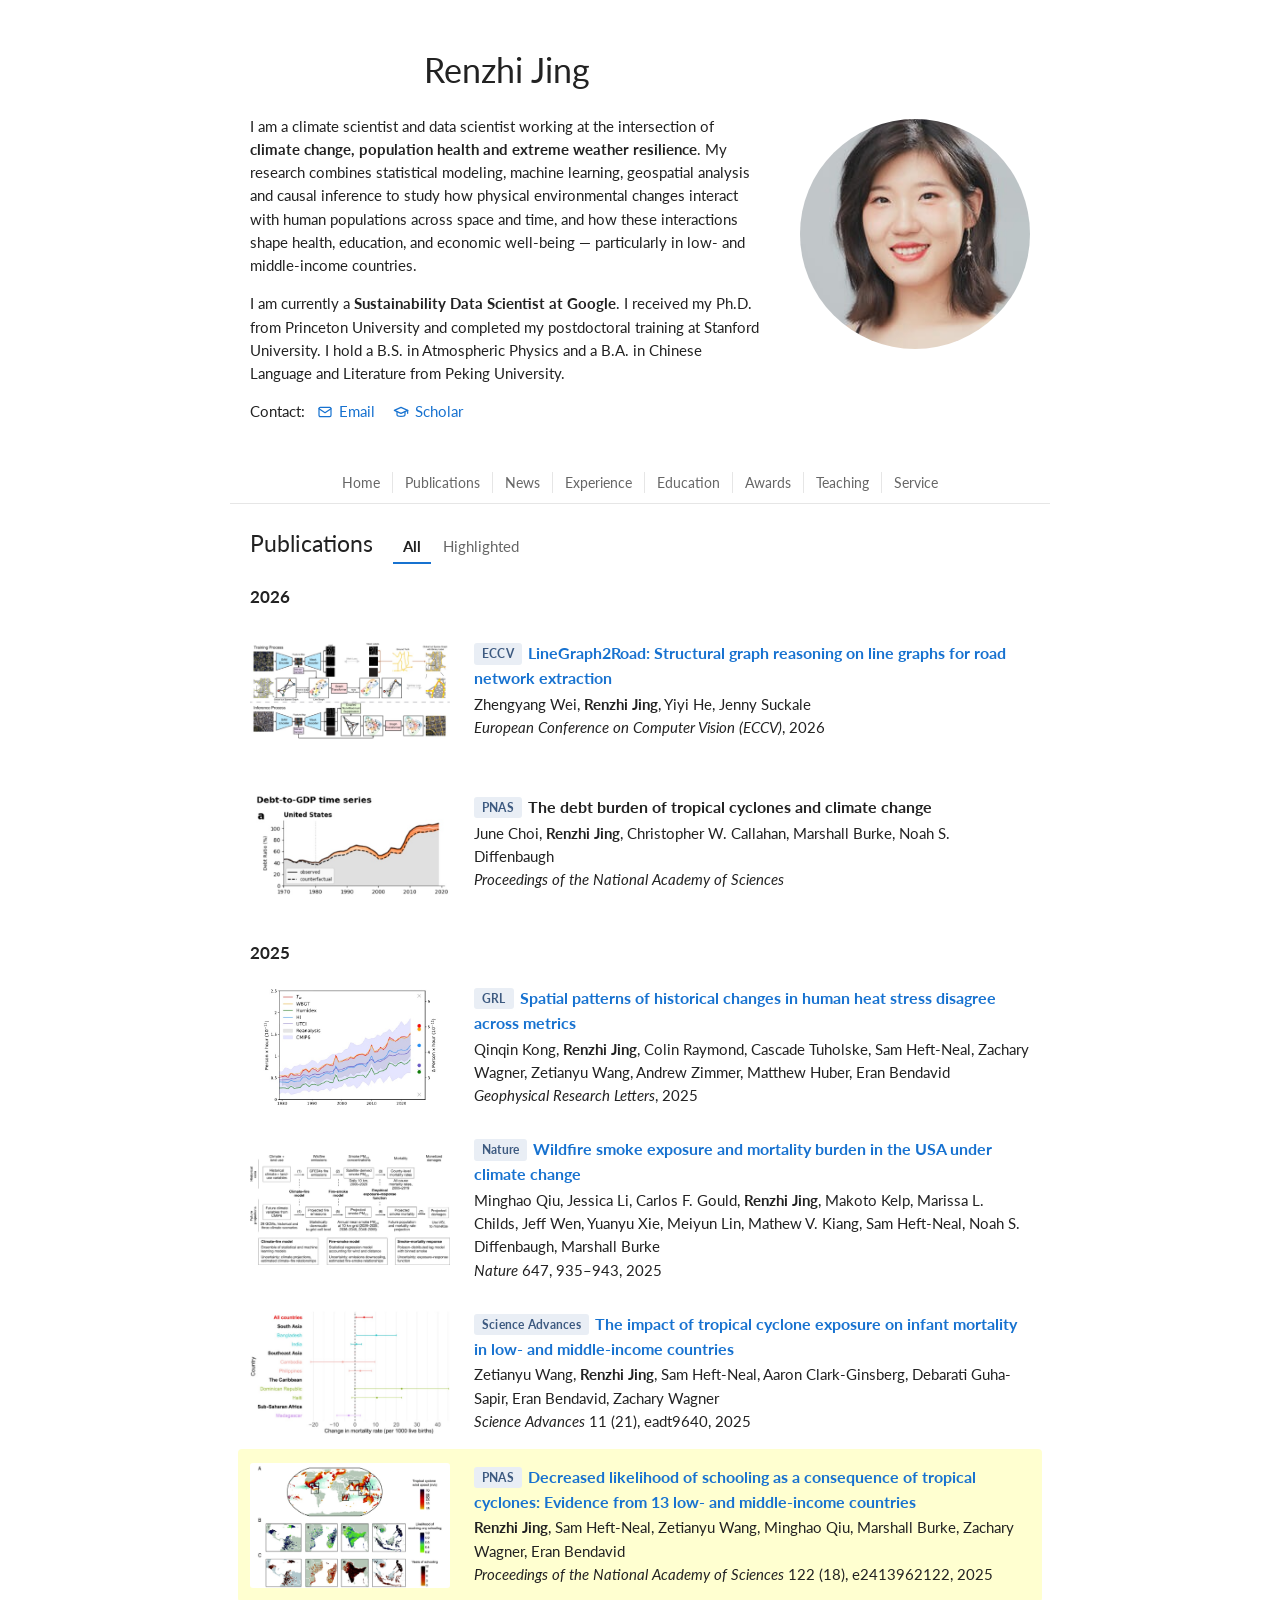
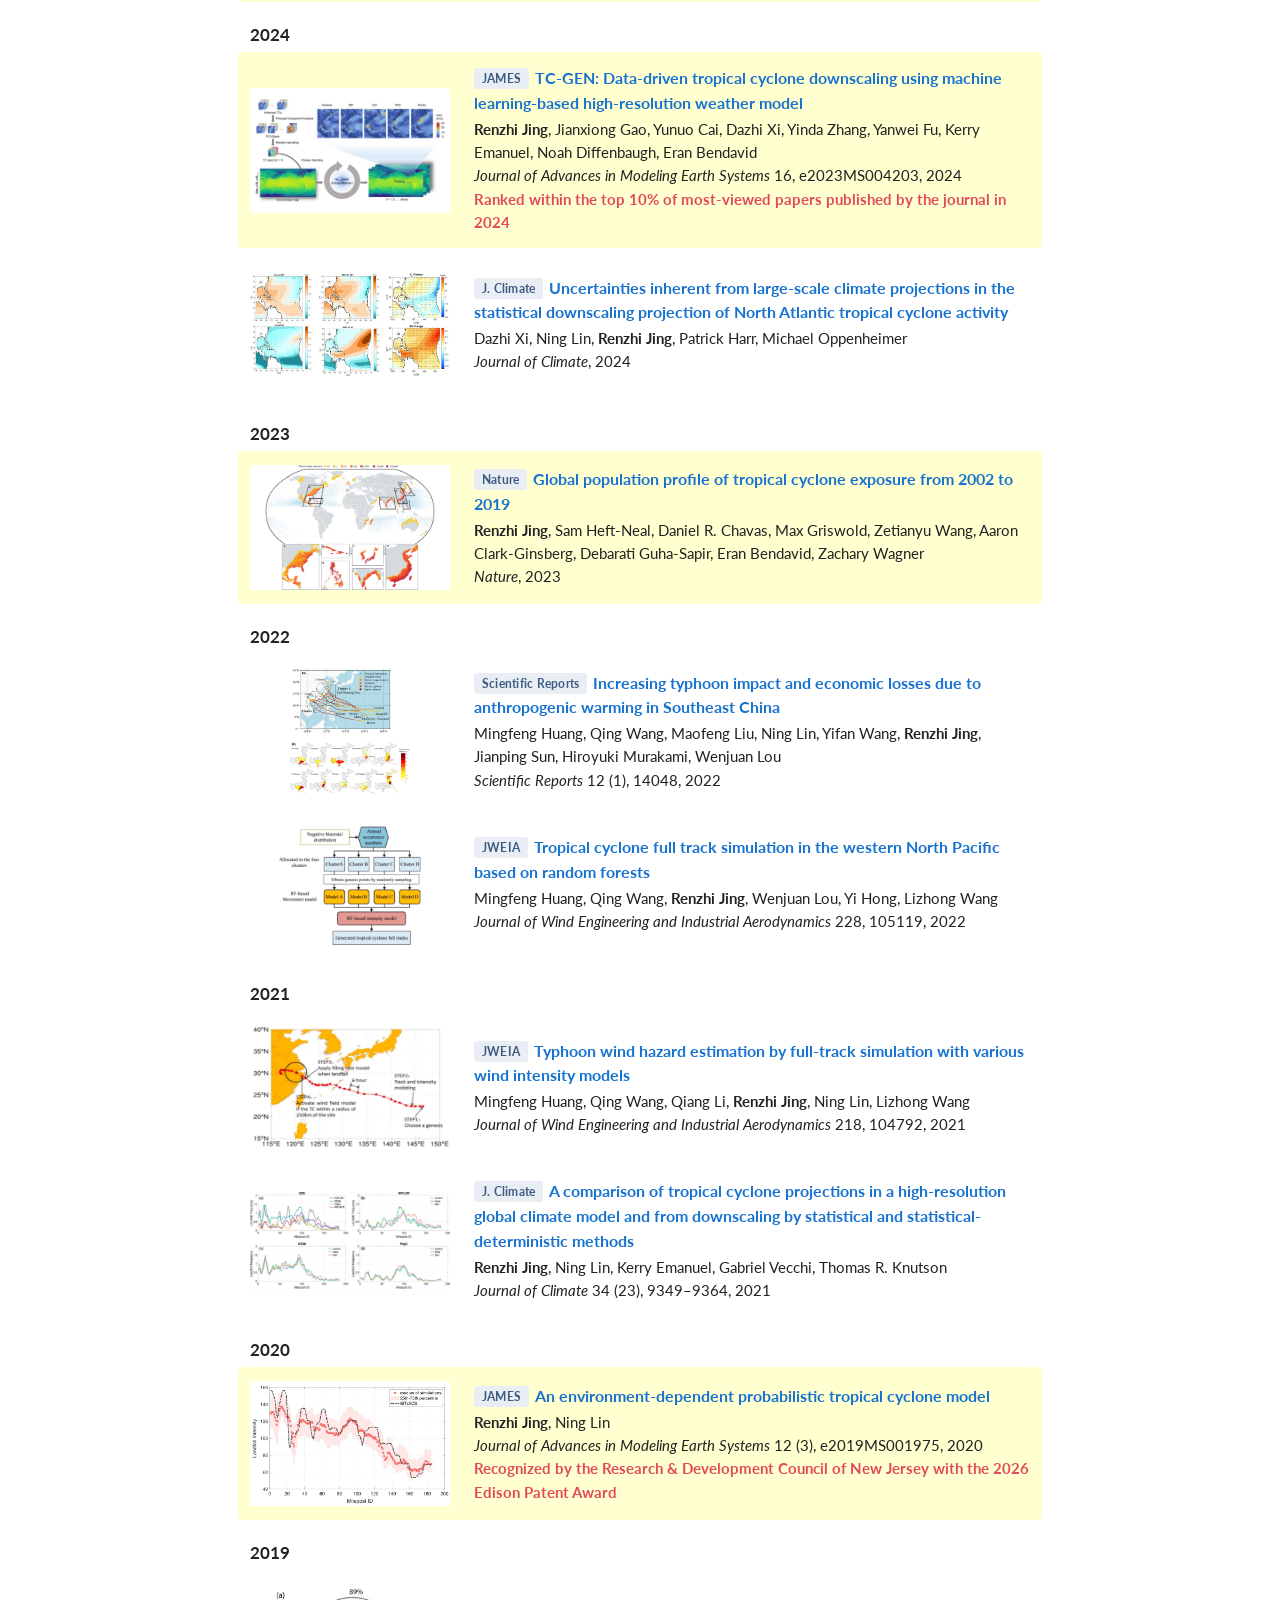
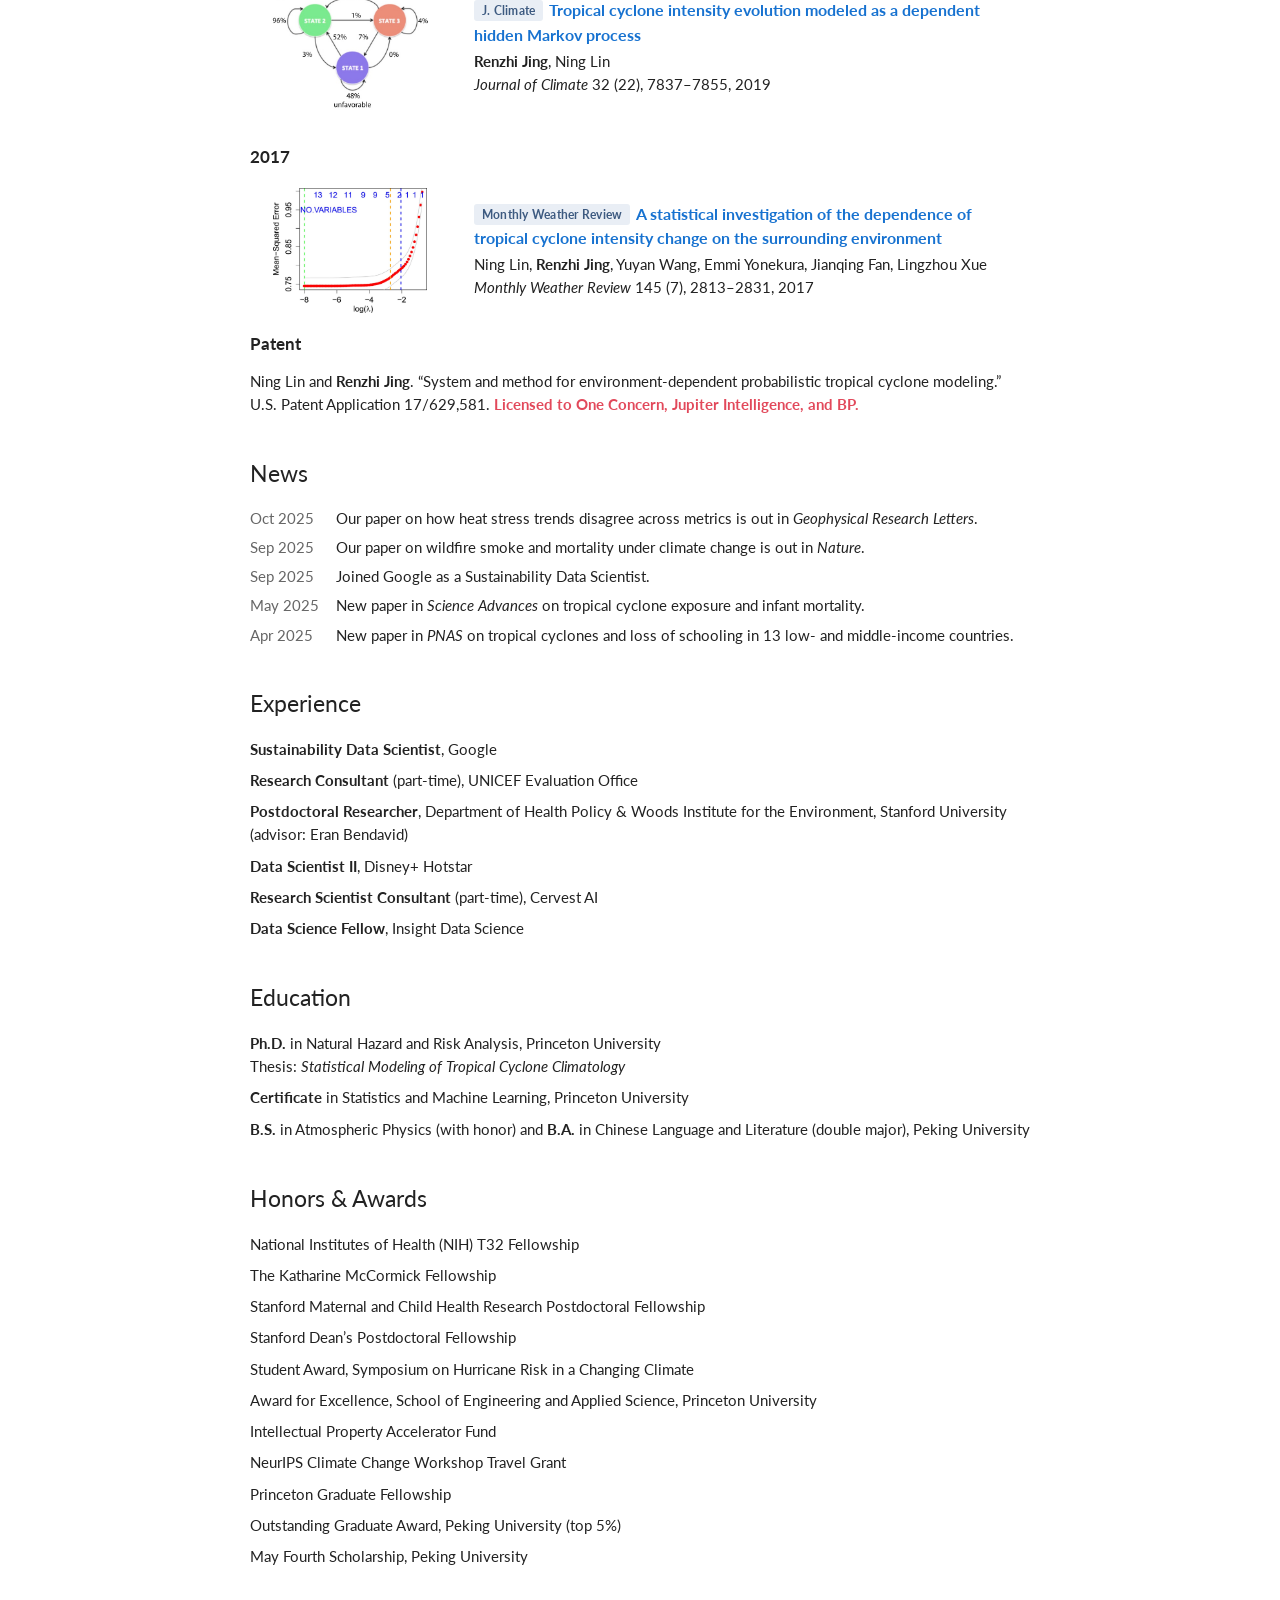
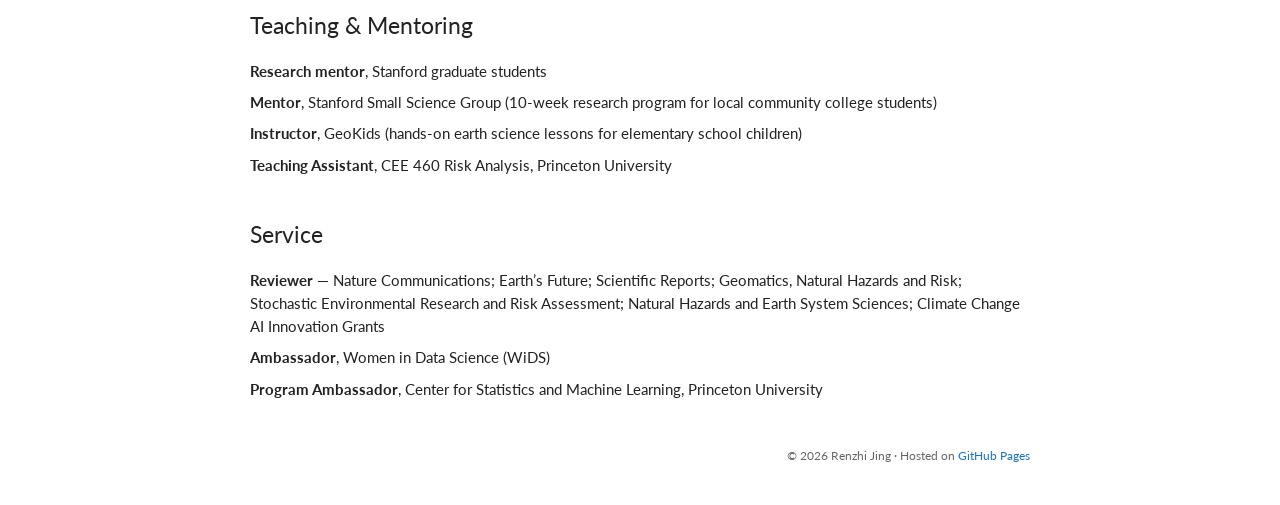
<file: index.html>
<!doctype html>
<html lang="en">
<head>
  <meta charset="utf-8">
  <meta name="viewport" content="width=device-width, initial-scale=1">
  <title>Renzhi Jing</title>
  <meta name="description" content="Renzhi Jing — climate scientist and data scientist working on tropical cyclones, climate change, and population health.">
  <meta name="author" content="Renzhi Jing">
  <meta property="og:title" content="Renzhi Jing">
  <meta property="og:description" content="Climate scientist and data scientist working on tropical cyclones, climate change, and population health.">
  <meta property="og:type" content="website">
  <meta property="og:url" content="https://jingrenzhi.com/">
  <link rel="canonical" href="https://jingrenzhi.com/">
  <link rel="icon" href="assets/favicon.svg" type="image/svg+xml">
  <link rel="preconnect" href="https://fonts.googleapis.com">
  <link rel="preconnect" href="https://fonts.gstatic.com" crossorigin>
  <link rel="stylesheet" href="https://fonts.googleapis.com/css2?family=Lato:ital,wght@0,400;0,700;1,400&display=swap">
  <link rel="stylesheet" href="assets/style.css">
</head>
<body>

  <main id="top">

    <!-- ============ ABOUT ============ -->
    <section id="about" class="about">
      <div class="about-text">
        <h1>Renzhi Jing</h1>

        <p>
          I am a climate scientist and data scientist working at the
          intersection of <strong>climate change, population health and
          extreme weather resilience</strong>. My research combines statistical
          modeling, machine learning, geospatial analysis and causal inference
          to study how physical environmental changes interact with human
          populations across space and time, and how these interactions shape
          health, education, and economic well-being — particularly in
          low- and middle-income countries.
        </p>
        <p>
          I am currently a <strong>Sustainability Data Scientist at Google</strong>.
          I received my Ph.D. from Princeton University and completed my
          postdoctoral training at Stanford University. I hold a B.S. in
          Atmospheric Physics and a B.A. in Chinese Language and Literature
          from Peking University.
        </p>
        <p class="contact-line">
          <span>Contact:</span>
          <a href="mailto:jingrenzhi.go@gmail.com"><svg viewBox="0 0 24 24" width="16" height="16" aria-hidden="true" fill="none" stroke="currentColor" stroke-width="1.8" stroke-linecap="round" stroke-linejoin="round"><rect x="3" y="5" width="18" height="14" rx="2"/><path d="m3 7 9 6 9-6"/></svg>Email</a>
          <a href="https://scholar.google.com/citations?user=oeQ08_8AAAAJ"><svg viewBox="0 0 24 24" width="16" height="16" aria-hidden="true" fill="none" stroke="currentColor" stroke-width="1.8" stroke-linecap="round" stroke-linejoin="round"><path d="M2 9.5 12 5l10 4.5-10 4.5z"/><path d="M6 11.3V16c0 1.2 2.7 2.5 6 2.5s6-1.3 6-2.5v-4.7"/><path d="M22 9.5V14"/></svg>Scholar</a>
        </p>
      </div>

      <img class="photo" src="assets/photo.jpg" alt="Portrait of Renzhi Jing" width="200" height="200">
    </section>

    <!-- ============ SECTION TABS ============ -->
    <nav class="tabs" aria-label="Sections">
      <div class="nav-sections">
        <a href="#top">Home</a>
        <a href="#publications">Publications</a>
        <a href="#news">News</a>
        <a href="#experience">Experience</a>
        <a href="#education">Education</a>
        <a href="#awards">Awards</a>
        <a href="#teaching">Teaching</a>
        <a href="#service">Service</a>
      </div>
    </nav>

    <!-- ============ PUBLICATIONS ============ -->
    <section id="publications">
      <div class="pub-head">
        <h2>Publications</h2>
        <div class="pub-tabs" role="tablist" aria-label="Publication views">
          <button type="button" role="tab" aria-selected="true" data-view="year">All</button>
          <button type="button" role="tab" aria-selected="false" data-view="highlighted">Highlighted</button>
        </div>
      </div>

      <!-- Figures go in assets/pubs/ (about 640x400px, jpg/png/gif); change each src below.
           Delete the <img> line for a paper without a figure.
           Add or remove the "highlight" class on a <li class="pub"> to highlight a paper.
           Add <p class="pub-note">...</p> after the venue line for an award or other note shown in red. -->
      <div id="pub-list" data-view="year">
      <h3 class="pub-year">2026</h3>
      <ol class="pubs">
        <li class="pub">
          <img class="pub-img" src="assets/pubs/linegraph2road2026.jpg" alt="Figure from the paper" width="320" height="200" loading="lazy">
          <div class="pub-body">
            <p class="pub-title"><span class="badge">ECCV</span><a href="https://arxiv.org/abs/2602.23290">LineGraph2Road: Structural graph reasoning on line graphs for road network extraction</a></p>
            <p class="pub-authors">Zhengyang Wei, <strong>Renzhi Jing</strong>, Yiyi He, Jenny Suckale</p>
            <p class="pub-venue"><em>European Conference on Computer Vision (ECCV)</em>, 2026</p>
          </div>
        </li>
        <li class="pub">
          <img class="pub-img" src="assets/pubs/choi_pnas.jpg" alt="Figure from the paper" width="320" height="200" loading="lazy">
          <div class="pub-body">
            <p class="pub-title"><span class="badge">PNAS</span>The debt burden of tropical cyclones and climate change</p>
            <p class="pub-authors">June Choi, <strong>Renzhi Jing</strong>, Christopher W. Callahan, Marshall Burke, Noah S. Diffenbaugh</p>
            <p class="pub-venue"><em>Proceedings of the National Academy of Sciences</em></p>
          </div>
        </li>
      </ol>
      <h3 class="pub-year">2025</h3>
      <ol class="pubs">
        <li class="pub">
          <img class="pub-img" src="assets/pubs/grl2025.jpg" alt="Figure from the paper" width="320" height="200" loading="lazy">
          <div class="pub-body">
            <p class="pub-title"><span class="badge">GRL</span><a href="https://doi.org/10.1029/2025GL117966">Spatial patterns of historical changes in human heat stress disagree across metrics</a></p>
            <p class="pub-authors">Qinqin Kong, <strong>Renzhi Jing</strong>, Colin Raymond, Cascade Tuholske, Sam Heft-Neal, Zachary Wagner, Zetianyu Wang, Andrew Zimmer, Matthew Huber, Eran Bendavid</p>
            <p class="pub-venue"><em>Geophysical Research Letters</em>, 2025</p>
          </div>
        </li>
        <li class="pub">
          <img class="pub-img" src="assets/pubs/wildfire2025.jpg" alt="Figure from the paper" width="320" height="200" loading="lazy">
          <div class="pub-body">
            <p class="pub-title"><span class="badge">Nature</span><a href="https://www.nature.com/articles/s41586-025-09611-w">Wildfire smoke exposure and mortality burden in the USA under climate change</a></p>
            <p class="pub-authors">Minghao Qiu, Jessica Li, Carlos F. Gould, <strong>Renzhi Jing</strong>, Makoto Kelp, Marissa L. Childs, Jeff Wen, Yuanyu Xie, Meiyun Lin, Mathew V. Kiang, Sam Heft-Neal, Noah S. Diffenbaugh, Marshall Burke</p>
            <p class="pub-venue"><em>Nature</em> 647, 935–943, 2025</p>
          </div>
        </li>
        <li class="pub">
          <img class="pub-img" src="assets/pubs/sciadv2025.jpg" alt="Figure from the paper" width="320" height="200" loading="lazy">
          <div class="pub-body">
            <p class="pub-title"><span class="badge">Science Advances</span><a href="https://doi.org/10.1126/sciadv.adt9640">The impact of tropical cyclone exposure on infant mortality in low- and middle-income countries</a></p>
            <p class="pub-authors">Zetianyu Wang, <strong>Renzhi Jing</strong>, Sam Heft-Neal, Aaron Clark-Ginsberg, Debarati Guha-Sapir, Eran Bendavid, Zachary Wagner</p>
            <p class="pub-venue"><em>Science Advances</em> 11 (21), eadt9640, 2025</p>
          </div>
        </li>
        <li class="pub highlight">
          <img class="pub-img" src="assets/pubs/pnas2025.jpg" alt="Figure from the paper" width="320" height="200" loading="lazy">
          <div class="pub-body">
            <p class="pub-title"><span class="badge">PNAS</span><a href="https://doi.org/10.1073/pnas.2413962122">Decreased likelihood of schooling as a consequence of tropical cyclones: Evidence from 13 low- and middle-income countries</a></p>
            <p class="pub-authors"><strong>Renzhi Jing</strong>, Sam Heft-Neal, Zetianyu Wang, Minghao Qiu, Marshall Burke, Zachary Wagner, Eran Bendavid</p>
            <p class="pub-venue"><em>Proceedings of the National Academy of Sciences</em> 122 (18), e2413962122, 2025</p>
          </div>
        </li>
      </ol>
      <h3 class="pub-year">2024</h3>
      <ol class="pubs">
        <li class="pub highlight">
          <img class="pub-img" src="assets/pubs/tcgen2024.jpg" alt="Figure from the paper" width="320" height="200" loading="lazy">
          <div class="pub-body">
            <p class="pub-title"><span class="badge">JAMES</span><a href="https://doi.org/10.1029/2023MS004203">TC-GEN: Data-driven tropical cyclone downscaling using machine learning-based high-resolution weather model</a></p>
            <p class="pub-authors"><strong>Renzhi Jing</strong>, Jianxiong Gao, Yunuo Cai, Dazhi Xi, Yinda Zhang, Yanwei Fu, Kerry Emanuel, Noah Diffenbaugh, Eran Bendavid</p>
            <p class="pub-venue"><em>Journal of Advances in Modeling Earth Systems</em> 16, e2023MS004203, 2024</p>
            <p class="pub-note">Ranked within the top 10% of most-viewed papers published by the journal in 2024</p>
          </div>
        </li>
        <li class="pub">
          <img class="pub-img" src="assets/pubs/jcli2024.jpg" alt="Figure from the paper" width="320" height="200" loading="lazy">
          <div class="pub-body">
            <p class="pub-title"><span class="badge">J. Climate</span><a href="https://doi.org/10.1175/JCLI-D-23-0475.1">Uncertainties inherent from large-scale climate projections in the statistical downscaling projection of North Atlantic tropical cyclone activity</a></p>
            <p class="pub-authors">Dazhi Xi, Ning Lin, <strong>Renzhi Jing</strong>, Patrick Harr, Michael Oppenheimer</p>
            <p class="pub-venue"><em>Journal of Climate</em>, 2024</p>
          </div>
        </li>
      </ol>
      <h3 class="pub-year">2023</h3>
      <ol class="pubs">
        <li class="pub highlight">
          <img class="pub-img" src="assets/pubs/nature2023.jpg" alt="Figure from the paper" width="320" height="200" loading="lazy">
          <div class="pub-body">
            <p class="pub-title"><span class="badge">Nature</span><a href="https://doi.org/10.1038/s41586-023-06963-z">Global population profile of tropical cyclone exposure from 2002 to 2019</a></p>
            <p class="pub-authors"><strong>Renzhi Jing</strong>, Sam Heft-Neal, Daniel R. Chavas, Max Griswold, Zetianyu Wang, Aaron Clark-Ginsberg, Debarati Guha-Sapir, Eran Bendavid, Zachary Wagner</p>
            <p class="pub-venue"><em>Nature</em>, 2023</p>
          </div>
        </li>
      </ol>
      <h3 class="pub-year">2022</h3>
      <ol class="pubs">
        <li class="pub">
          <img class="pub-img" src="assets/pubs/scirep2022.jpg" alt="Figure from the paper" width="320" height="200" loading="lazy">
          <div class="pub-body">
            <p class="pub-title"><span class="badge">Scientific Reports</span><a href="https://doi.org/10.1038/s41598-022-17323-8">Increasing typhoon impact and economic losses due to anthropogenic warming in Southeast China</a></p>
            <p class="pub-authors">Mingfeng Huang, Qing Wang, Maofeng Liu, Ning Lin, Yifan Wang, <strong>Renzhi Jing</strong>, Jianping Sun, Hiroyuki Murakami, Wenjuan Lou</p>
            <p class="pub-venue"><em>Scientific Reports</em> 12 (1), 14048, 2022</p>
          </div>
        </li>
        <li class="pub">
          <img class="pub-img" src="assets/pubs/jweia2022.jpg" alt="Figure from the paper" width="320" height="200" loading="lazy">
          <div class="pub-body">
            <p class="pub-title"><span class="badge">JWEIA</span><a href="https://doi.org/10.1016/j.jweia.2022.105119">Tropical cyclone full track simulation in the western North Pacific based on random forests</a></p>
            <p class="pub-authors">Mingfeng Huang, Qing Wang, <strong>Renzhi Jing</strong>, Wenjuan Lou, Yi Hong, Lizhong Wang</p>
            <p class="pub-venue"><em>Journal of Wind Engineering and Industrial Aerodynamics</em> 228, 105119, 2022</p>
          </div>
        </li>
      </ol>
      <h3 class="pub-year">2021</h3>
      <ol class="pubs">
        <li class="pub">
          <img class="pub-img" src="assets/pubs/jweia2021.jpg" alt="Figure from the paper" width="320" height="200" loading="lazy">
          <div class="pub-body">
            <p class="pub-title"><span class="badge">JWEIA</span><a href="https://doi.org/10.1016/j.jweia.2021.104792">Typhoon wind hazard estimation by full-track simulation with various wind intensity models</a></p>
            <p class="pub-authors">Mingfeng Huang, Qing Wang, Qiang Li, <strong>Renzhi Jing</strong>, Ning Lin, Lizhong Wang</p>
            <p class="pub-venue"><em>Journal of Wind Engineering and Industrial Aerodynamics</em> 218, 104792, 2021</p>
          </div>
        </li>
        <li class="pub">
          <img class="pub-img" src="assets/pubs/jcli2021.jpg" alt="Figure from the paper" width="320" height="200" loading="lazy">
          <div class="pub-body">
            <p class="pub-title"><span class="badge">J. Climate</span><a href="https://doi.org/10.1175/JCLI-D-21-0071.1">A comparison of tropical cyclone projections in a high-resolution global climate model and from downscaling by statistical and statistical-deterministic methods</a></p>
            <p class="pub-authors"><strong>Renzhi Jing</strong>, Ning Lin, Kerry Emanuel, Gabriel Vecchi, Thomas R. Knutson</p>
            <p class="pub-venue"><em>Journal of Climate</em> 34 (23), 9349–9364, 2021</p>
          </div>
        </li>
      </ol>
      <h3 class="pub-year">2020</h3>
      <ol class="pubs">
        <li class="pub highlight">
          <img class="pub-img" src="assets/pubs/james2020.jpg" alt="Figure from the paper" width="320" height="200" loading="lazy">
          <div class="pub-body">
            <p class="pub-title"><span class="badge">JAMES</span><a href="https://doi.org/10.1029/2019MS001975">An environment-dependent probabilistic tropical cyclone model</a></p>
            <p class="pub-authors"><strong>Renzhi Jing</strong>, Ning Lin</p>
            <p class="pub-venue"><em>Journal of Advances in Modeling Earth Systems</em> 12 (3), e2019MS001975, 2020</p>
            <p class="pub-note">Recognized by the Research &amp; Development Council of New Jersey with the 2026 Edison Patent Award</p>
          </div>
        </li>
      </ol>
      <h3 class="pub-year">2019</h3>
      <ol class="pubs">
        <li class="pub">
          <img class="pub-img" src="assets/pubs/jcli2019.jpg" alt="Figure from the paper" width="320" height="200" loading="lazy">
          <div class="pub-body">
            <p class="pub-title"><span class="badge">J. Climate</span><a href="https://doi.org/10.1175/JCLI-D-19-0027.1">Tropical cyclone intensity evolution modeled as a dependent hidden Markov process</a></p>
            <p class="pub-authors"><strong>Renzhi Jing</strong>, Ning Lin</p>
            <p class="pub-venue"><em>Journal of Climate</em> 32 (22), 7837–7855, 2019</p>
          </div>
        </li>
      </ol>
      <h3 class="pub-year">2017</h3>
      <ol class="pubs">
        <li class="pub">
          <img class="pub-img" src="assets/pubs/mwr2017.jpg" alt="Figure from the paper" width="320" height="200" loading="lazy">
          <div class="pub-body">
            <p class="pub-title"><span class="badge">Monthly Weather Review</span><a href="https://doi.org/10.1175/MWR-D-16-0368.1">A statistical investigation of the dependence of tropical cyclone intensity change on the surrounding environment</a></p>
            <p class="pub-authors">Ning Lin, <strong>Renzhi Jing</strong>, Yuyan Wang, Emmi Yonekura, Jianqing Fan, Lingzhou Xue</p>
            <p class="pub-venue"><em>Monthly Weather Review</em> 145 (7), 2813–2831, 2017</p>
          </div>
        </li>
      </ol>
      </div>

      <h3 class="year">Patent</h3>
      <ul class="plain">
        <li>Ning Lin and <strong>Renzhi Jing</strong>. “System and method for environment-dependent probabilistic tropical cyclone modeling.” U.S. Patent Application 17/629,581. <span class="pub-note">Licensed to One Concern, Jupiter Intelligence, and BP.</span></li>
      </ul>
    </section>

    <!-- ============ NEWS ============ -->
    <section id="news">
      <h2>News</h2>
      <ul class="news">
        <li><time datetime="2025-10">Oct 2025</time><span>Our paper on how heat stress trends disagree across metrics is out in <em>Geophysical Research Letters</em>.</span></li>
        <li><time datetime="2025-09">Sep 2025</time><span>Our paper on wildfire smoke and mortality under climate change is out in <em>Nature</em>.</span></li>
        <li><time datetime="2025-09">Sep 2025</time><span>Joined Google as a Sustainability Data Scientist.</span></li>
        <li><time datetime="2025-05">May 2025</time><span>New paper in <em>Science Advances</em> on tropical cyclone exposure and infant mortality.</span></li>
        <li><time datetime="2025-04">Apr 2025</time><span>New paper in <em>PNAS</em> on tropical cyclones and loss of schooling in 13 low- and middle-income countries.</span></li>
      </ul>
    </section>

    <!-- ============ EXPERIENCE ============ -->
    <section id="experience">
      <h2>Experience</h2>
      <ul class="plain">
        <li><strong>Sustainability Data Scientist</strong>, Google</li>
        <li><strong>Research Consultant</strong> (part-time), UNICEF Evaluation Office</li>
        <li><strong>Postdoctoral Researcher</strong>, Department of Health Policy &amp; Woods Institute for the Environment, Stanford University (advisor: Eran Bendavid)</li>
        <li><strong>Data Scientist II</strong>, Disney+ Hotstar</li>
        <li><strong>Research Scientist Consultant</strong> (part-time), Cervest AI</li>
        <li><strong>Data Science Fellow</strong>, Insight Data Science</li>
      </ul>
    </section>

    <section id="education">
      <h2>Education</h2>
      <ul class="plain">
        <li><strong>Ph.D.</strong> in Natural Hazard and Risk Analysis, Princeton University<br>Thesis: <em>Statistical Modeling of Tropical Cyclone Climatology</em></li>
        <li><strong>Certificate</strong> in Statistics and Machine Learning, Princeton University</li>
        <li><strong>B.S.</strong> in Atmospheric Physics (with honor) and <strong>B.A.</strong> in Chinese Language and Literature (double major), Peking University</li>
      </ul>
    </section>

    <!-- ============ AWARDS ============ -->
    <section id="awards">
      <h2>Honors &amp; Awards</h2>
      <ul class="plain">
        <li>National Institutes of Health (NIH) T32 Fellowship</li>
        <li>The Katharine McCormick Fellowship</li>
        <li>Stanford Maternal and Child Health Research Postdoctoral Fellowship</li>
        <li>Stanford Dean’s Postdoctoral Fellowship</li>
        <li>Student Award, Symposium on Hurricane Risk in a Changing Climate</li>
        <li>Award for Excellence, School of Engineering and Applied Science, Princeton University</li>
        <li>Intellectual Property Accelerator Fund</li>
        <li>NeurIPS Climate Change Workshop Travel Grant</li>
        <li>Princeton Graduate Fellowship</li>
        <li>Outstanding Graduate Award, Peking University (top 5%)</li>
        <li>May Fourth Scholarship, Peking University</li>
      </ul>
    </section>

    <!-- ============ TEACHING & SERVICE ============ -->
    <section id="teaching">
      <h2>Teaching &amp; Mentoring</h2>
      <ul class="plain">
        <li><strong>Research mentor</strong>, Stanford graduate students</li>
        <li><strong>Mentor</strong>, Stanford Small Science Group (10-week research program for local community college students)</li>
        <li><strong>Instructor</strong>, GeoKids (hands-on earth science lessons for elementary school children)</li>
        <li><strong>Teaching Assistant</strong>, CEE 460 Risk Analysis, Princeton University</li>
      </ul>
    </section>

    <section id="service">
      <h2>Service</h2>
      <ul class="plain">
        <li><strong>Reviewer</strong> — Nature Communications; Earth’s Future; Scientific Reports; Geomatics, Natural Hazards and Risk; Stochastic Environmental Research and Risk Assessment; Natural Hazards and Earth System Sciences; Climate Change AI Innovation Grants</li>
        <li><strong>Ambassador</strong>, Women in Data Science (WiDS)</li>
        <li><strong>Program Ambassador</strong>, Center for Statistics and Machine Learning, Princeton University</li>
      </ul>
    </section>

  </main>

  <footer class="site-footer">
    <p>© <span id="year">2026</span> Renzhi Jing · Hosted on <a href="https://github.com/jingrenzhi/jingrenzhi.github.io">GitHub Pages</a></p>
  </footer>

  <script>
    document.getElementById('year').textContent = new Date().getFullYear();
    // Publication tabs: "All" shows everything by year, "Highlighted" only the highlighted papers.
    document.querySelectorAll('.pub-tabs button').forEach(function (btn) {
      btn.addEventListener('click', function () {
        document.getElementById('pub-list').setAttribute('data-view', btn.dataset.view);
        document.querySelectorAll('.pub-tabs button').forEach(function (b) {
          b.setAttribute('aria-selected', b === btn ? 'true' : 'false');
        });
      });
    });
  </script>
</body>
</html>
</file>
<file: assets/style.css>
/* Single-column, plain academic page: one narrow column, sans-serif text,
   blue links, photo beside the bio, papers as figure-left / text-right rows. */

:root {
  --bg: #ffffff;
  --text: #222222;
  --muted: #666666;
  --rule: #e6e6e6;
  --link: #1772d0;
  --link-hover: #f09228;
  --highlight: #ffffd0;
  --sans: "Lato", Verdana, Helvetica, "PingFang SC", "Microsoft YaHei", sans-serif;
  --width: 820px;
}

@media (prefers-color-scheme: dark) {
  :root {
    --bg: #17181a;
    --text: #dcdcdc;
    --muted: #9a9a9a;
    --rule: #303236;
    --link: #6cb0f5;
    --link-hover: #f5a94a;
    --highlight: #2b2a1c;
  }
}

*, *::before, *::after { box-sizing: border-box; }

html { scroll-behavior: smooth; }

body {
  margin: 0;
  background: var(--bg);
  color: var(--text);
  font-family: var(--sans);
  font-size: 15px;
  line-height: 1.55;
}

a { color: var(--link); text-decoration: none; }
a:hover, a:focus { color: var(--link-hover); }
a:focus-visible { outline: 2px solid var(--link); outline-offset: 2px; }

p { margin: 0 0 1em; }
strong { font-weight: 700; }

main { max-width: var(--width); margin: 0 auto; padding: 0 20px; }

section { padding: 18px 0; }

h2 { font-size: 23px; font-weight: 400; margin: 0 0 12px; }

/* ---------- About ---------- */
.about { display: flex; gap: 36px; align-items: center; padding-top: 44px; }
.about-text { flex: 1; min-width: 0; }
.about h1 { font-size: 34px; font-weight: 400; text-align: center; margin: 0 0 18px; }
.role { text-align: center; color: var(--muted); margin-bottom: 18px; }

.photo {
  flex: none; width: 230px; height: 230px;
  border-radius: 50%; object-fit: cover;
}


/* ---------- Dated lists (news, experience, awards, teaching) ---------- */
.news { list-style: none; padding: 0; margin: 0; }
.news li { display: flex; gap: 16px; padding: 3px 0; }
.news time { flex: none; width: 70px; color: var(--muted); font-variant-numeric: tabular-nums; }
.news.wide time { width: 105px; }

/* ---------- Publications ---------- */
.year { font-size: 17px; font-weight: 700; margin: 26px 0 8px; }
#publications .year:first-of-type { margin-top: 4px; }

.pubs { list-style: none; padding: 0; margin: 0; }
.pub { display: flex; gap: 24px; align-items: center; padding: 14px 12px; margin: 0 -12px; border-radius: 4px; }
.pub.highlight { background: var(--highlight); }
.note { color: var(--muted); margin: 0 0 6px; }
.pub-img { flex: none; width: 200px; height: auto; aspect-ratio: 8 / 5; object-fit: contain; border-radius: 3px; background: #fff; }
.pub-body { flex: 1; min-width: 0; }
.pub p { margin: 0; }
.pub-title { font-size: 16px; font-weight: 700; margin-bottom: 2px !important; }
.pub-venue { color: var(--text); }
.pub-desc { margin-top: 6px !important; color: var(--muted); font-size: 14px; }

.refs { margin: 0; padding-left: 26px; }
.refs li { padding: 4px 0 4px 2px; }
.refs li::marker { color: var(--muted); font-size: 13px; }
.ref-link::before { content: "["; color: var(--text); }
.ref-link::after { content: "]"; color: var(--text); }
.ref-link { white-space: nowrap; text-transform: lowercase; }

.plain { list-style: none; padding: 0; margin: 0; }
.plain li { padding: 4px 0; }
address { font-style: normal; }

/* ---------- Footer ---------- */
.site-footer { max-width: var(--width); margin: 0 auto; padding: 24px 20px 40px; text-align: right; font-size: 12px; color: var(--muted); }
.site-footer p { margin: 0; }

/* ---------- Small screens ---------- */
@media (max-width: 640px) {
  .about { flex-direction: column-reverse; gap: 20px; padding-top: 28px; }
  .photo { width: 170px; height: 170px; }
  .news li { flex-direction: column; gap: 0; padding: 5px 0; }
  .pub { flex-direction: column; align-items: flex-start; gap: 10px; }
  .pub-img { width: 100%; max-width: 320px; }
  /* One row on phones: section links scroll sideways. */
  .tabs .nav-sections { flex: 1; min-width: 0; flex-wrap: nowrap; overflow-x: auto; scrollbar-width: none; white-space: nowrap; justify-content: flex-start; margin: 0 -9px; }
  .nav-sections::-webkit-scrollbar { display: none; }
  .tabs .nav-sections a { padding: 0 9px; }
  main section { scroll-margin-top: 52px; }
}

@media print {
  section { break-inside: avoid; }
  a { color: inherit; }
}


/* ---------- Publication tabs ---------- */
.pub-head { display: flex; align-items: baseline; flex-wrap: wrap; gap: 4px 20px; margin-bottom: 4px; }
.pub-head h2 { margin: 0; }
.pub-tabs { display: flex; gap: 2px; }
.pub-tabs button {
  font: inherit; color: var(--muted); background: none; border: 0; cursor: pointer;
  padding: 3px 10px; border-bottom: 2px solid transparent;
}
.pub-tabs button:hover { color: var(--link-hover); }
.pub-tabs button[aria-selected="true"] { color: var(--text); font-weight: 700; border-bottom-color: var(--link); }
.pub-tabs button:focus-visible { outline: 2px solid var(--link); outline-offset: -2px; }

.pub-year { font-size: 17px; font-weight: 700; margin: 20px 0 4px; }
#pub-list[data-view="highlighted"] .pub-year,
#pub-list[data-view="highlighted"] .pub:not(.highlight) { display: none; }
#pub-list[data-view="highlighted"] .pub.highlight { margin-bottom: 8px; }
#pub-list[data-view="highlighted"] { padding-top: 8px; }

/* ---------- Venue badge ---------- */
.badge {
  display: inline-block; padding: 1px 8px; margin-right: 6px;
  font-size: 12px; font-weight: 700; line-height: 1.6; letter-spacing: 0.02em;
  color: #3d5a80; background: #e9eef5; border-radius: 3px; white-space: nowrap;
  vertical-align: 1px;
}
@media (prefers-color-scheme: dark) {
  .badge { color: #a9c1e0; background: #232b36; }
}

/* ---------- Award / note line ---------- */
.pub-note { color: #e2495b; font-weight: 700; }
@media (prefers-color-scheme: dark) {
  .pub-note { color: #ff8a94; }
}

/* ---------- Section links ---------- */
.tabs {
  position: sticky; top: 0; z-index: 10;
  display: flex; justify-content: center;
  margin: 20px -20px 4px; padding: 10px 20px;
  font-size: 14px; background: var(--bg); border-bottom: 1px solid var(--rule);
}
.nav-sections { display: flex; flex-wrap: wrap; justify-content: center; gap: 4px 0; }
.nav-sections a { color: var(--muted); padding: 0 12px; }
.nav-sections a + a { border-left: 1px solid var(--rule); }
.nav-sections a:hover { color: var(--link-hover); }
section { scroll-margin-top: 48px; }

/* ---------- Contact line under the bio ---------- */
.contact-line { display: flex; align-items: center; gap: 18px; margin: 4px 0 0; }
.contact-line span { margin-right: -6px; }
.contact-line a { display: inline-flex; align-items: center; gap: 6px; }
.contact-line svg { flex: none; }
</file>
